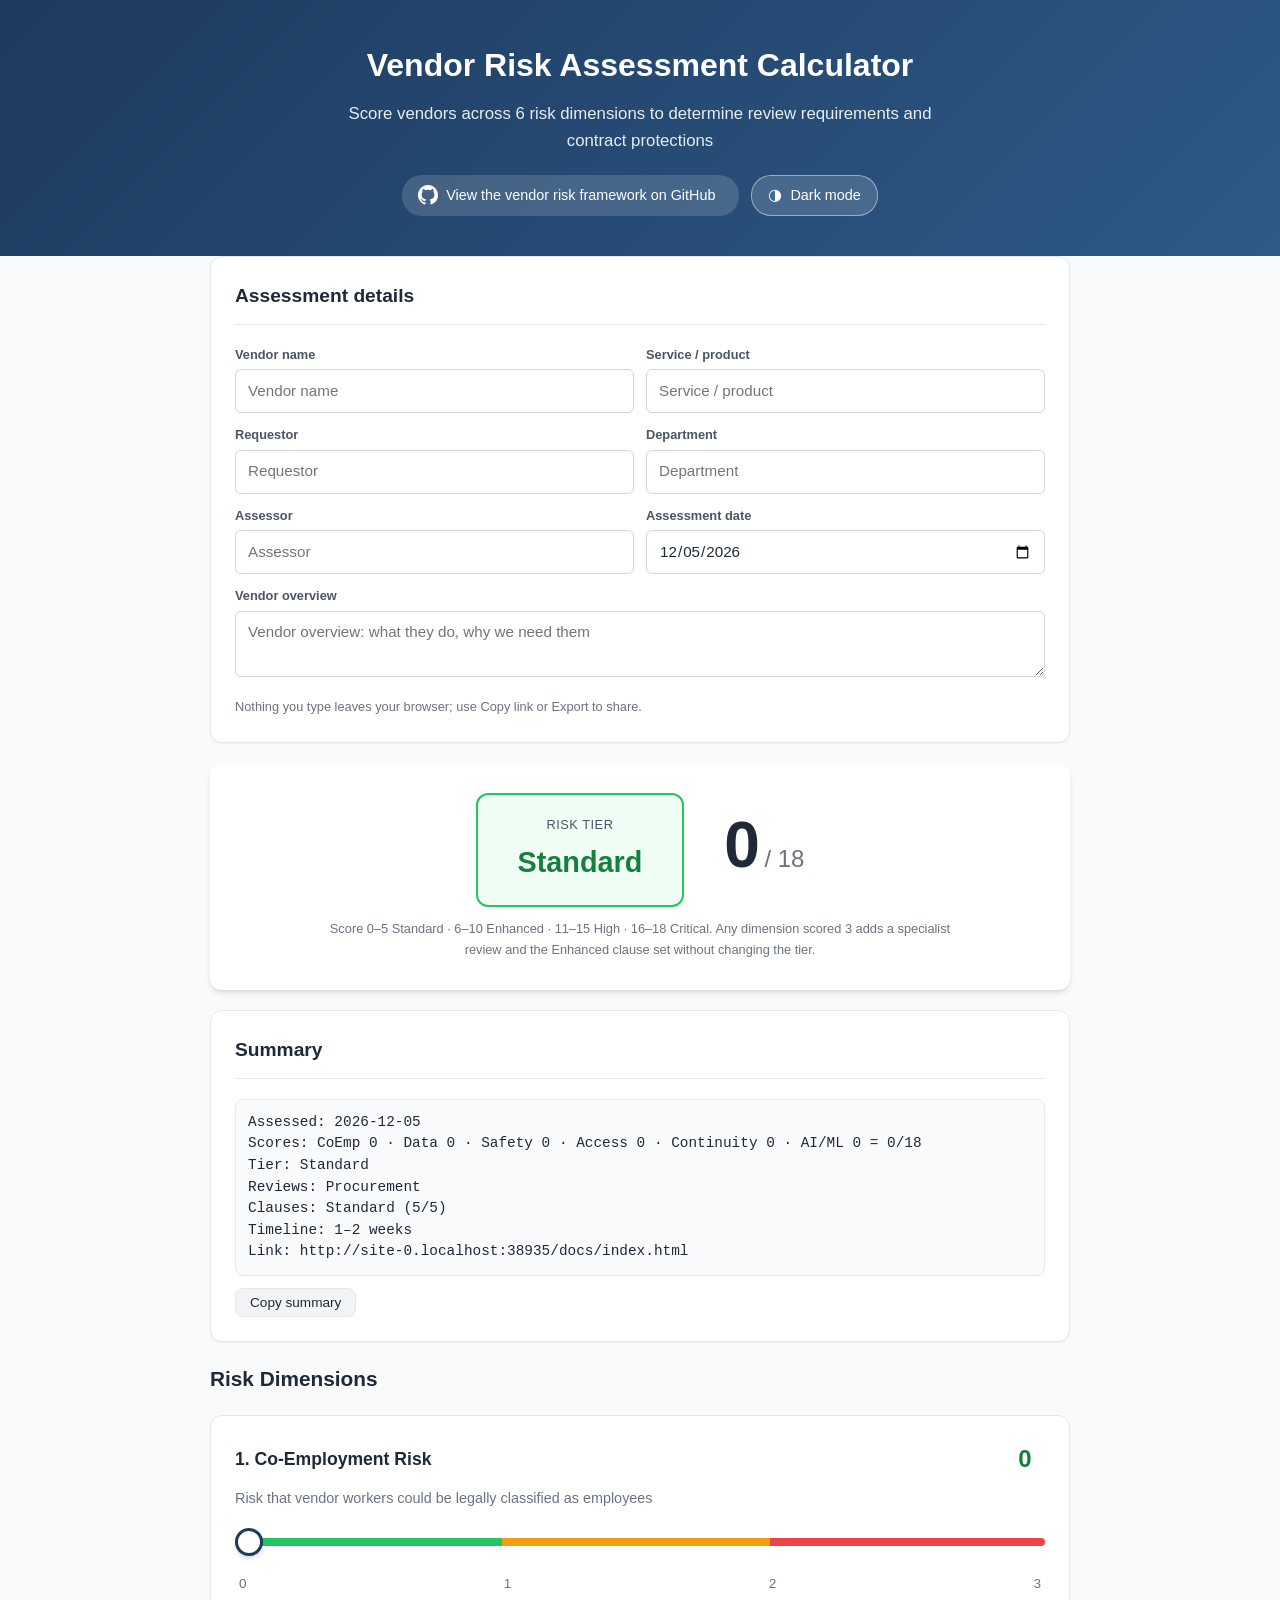
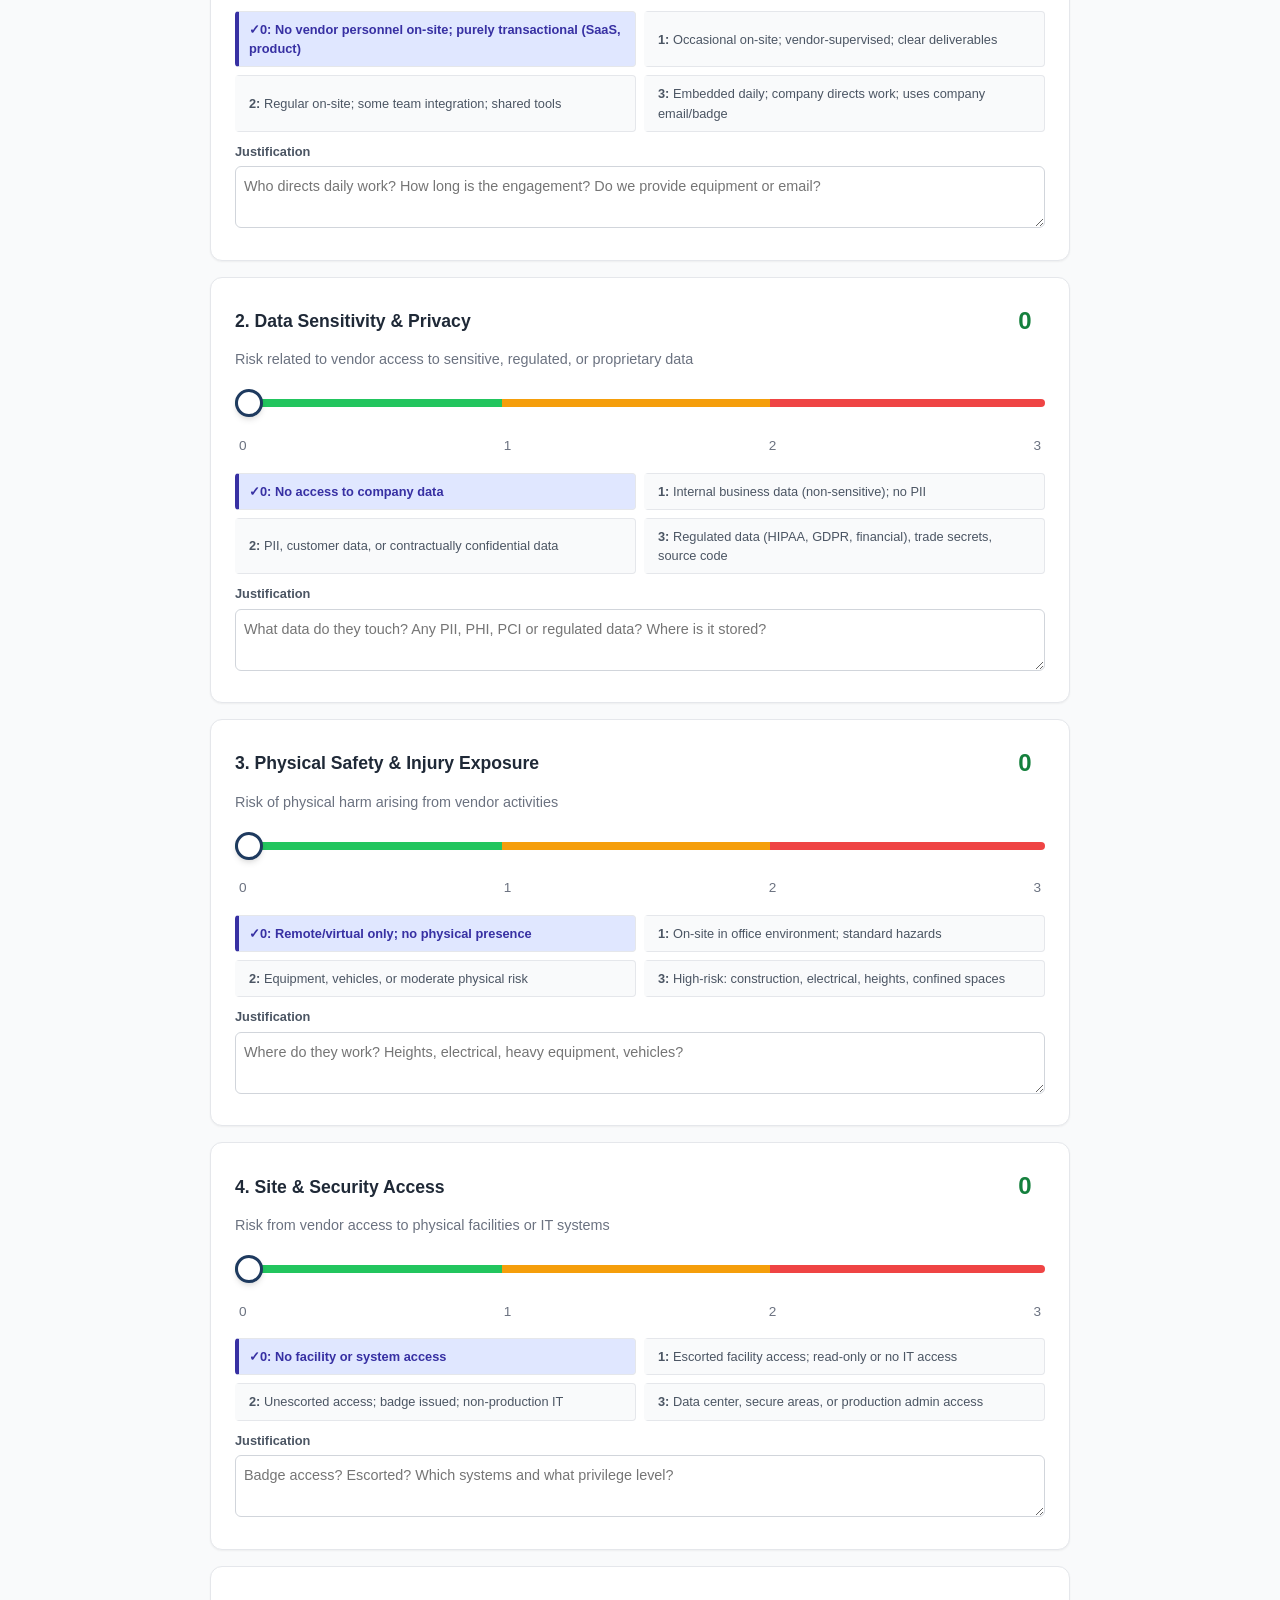
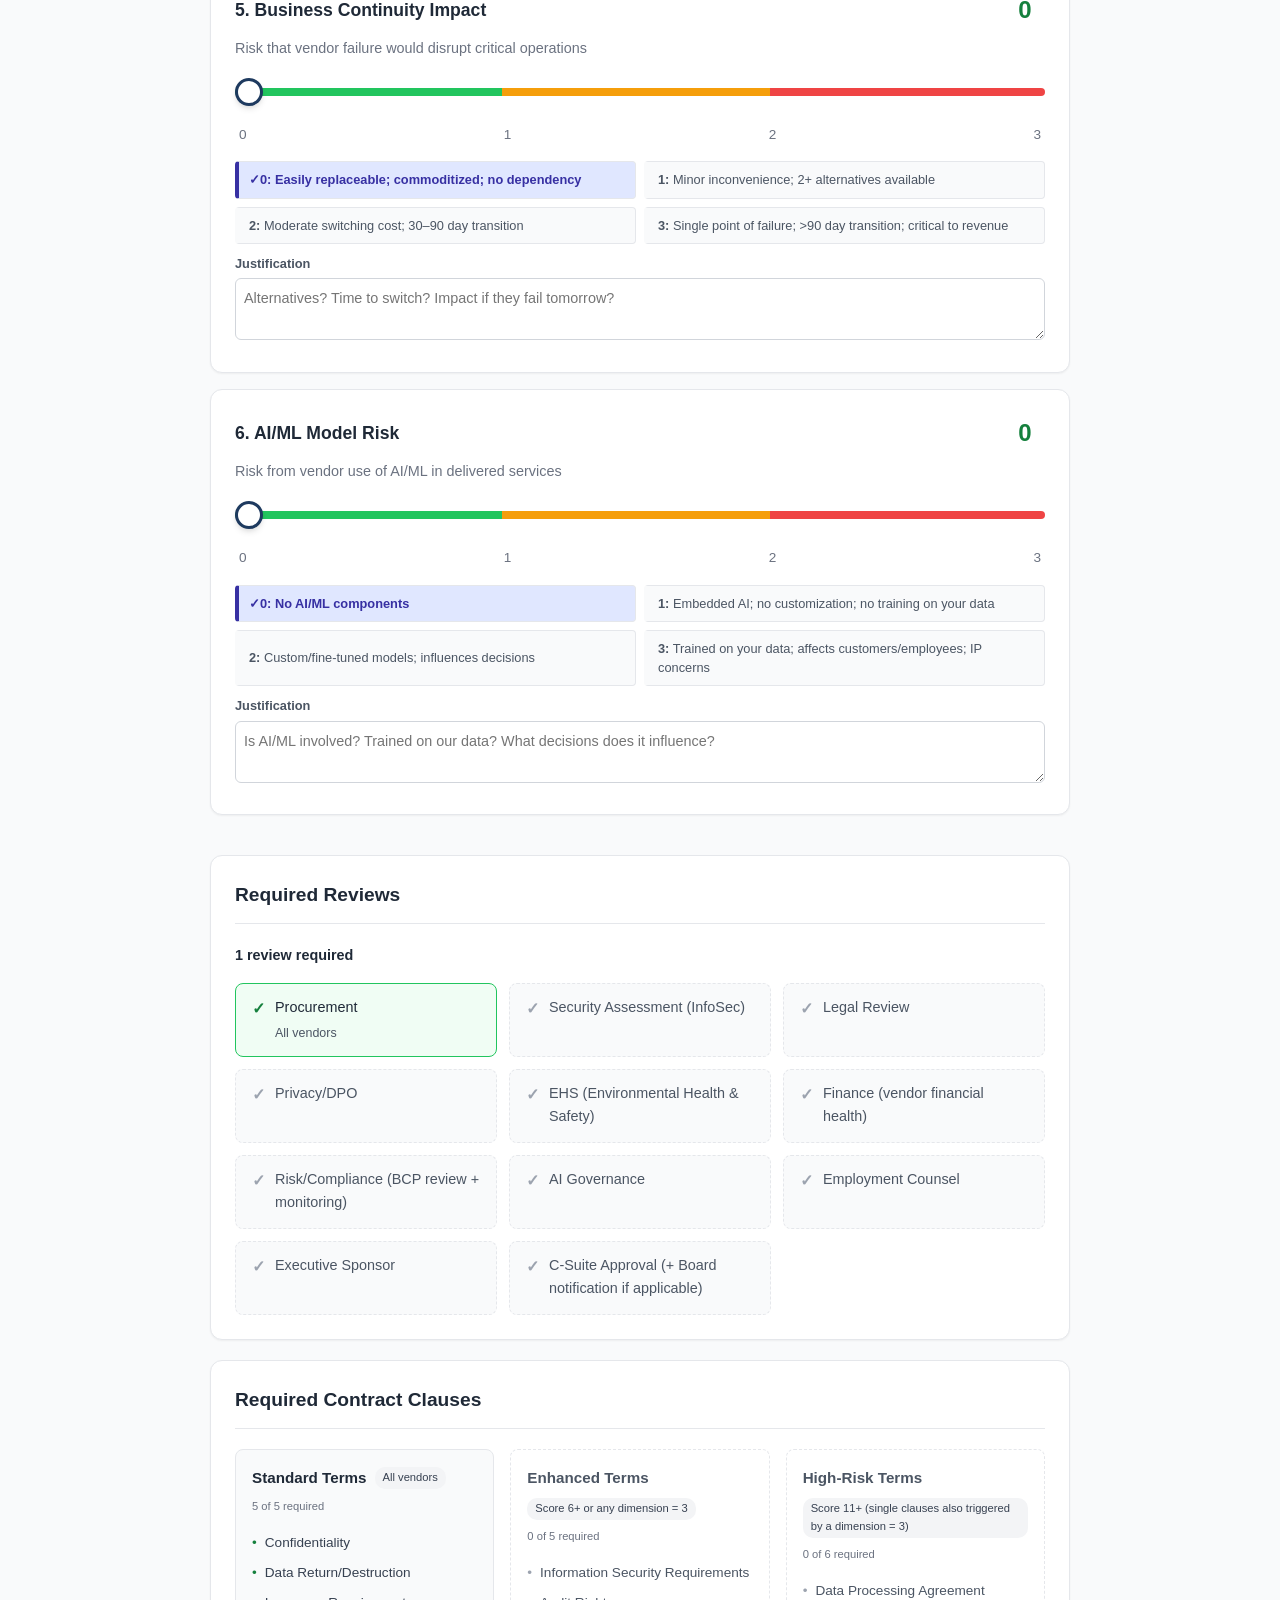
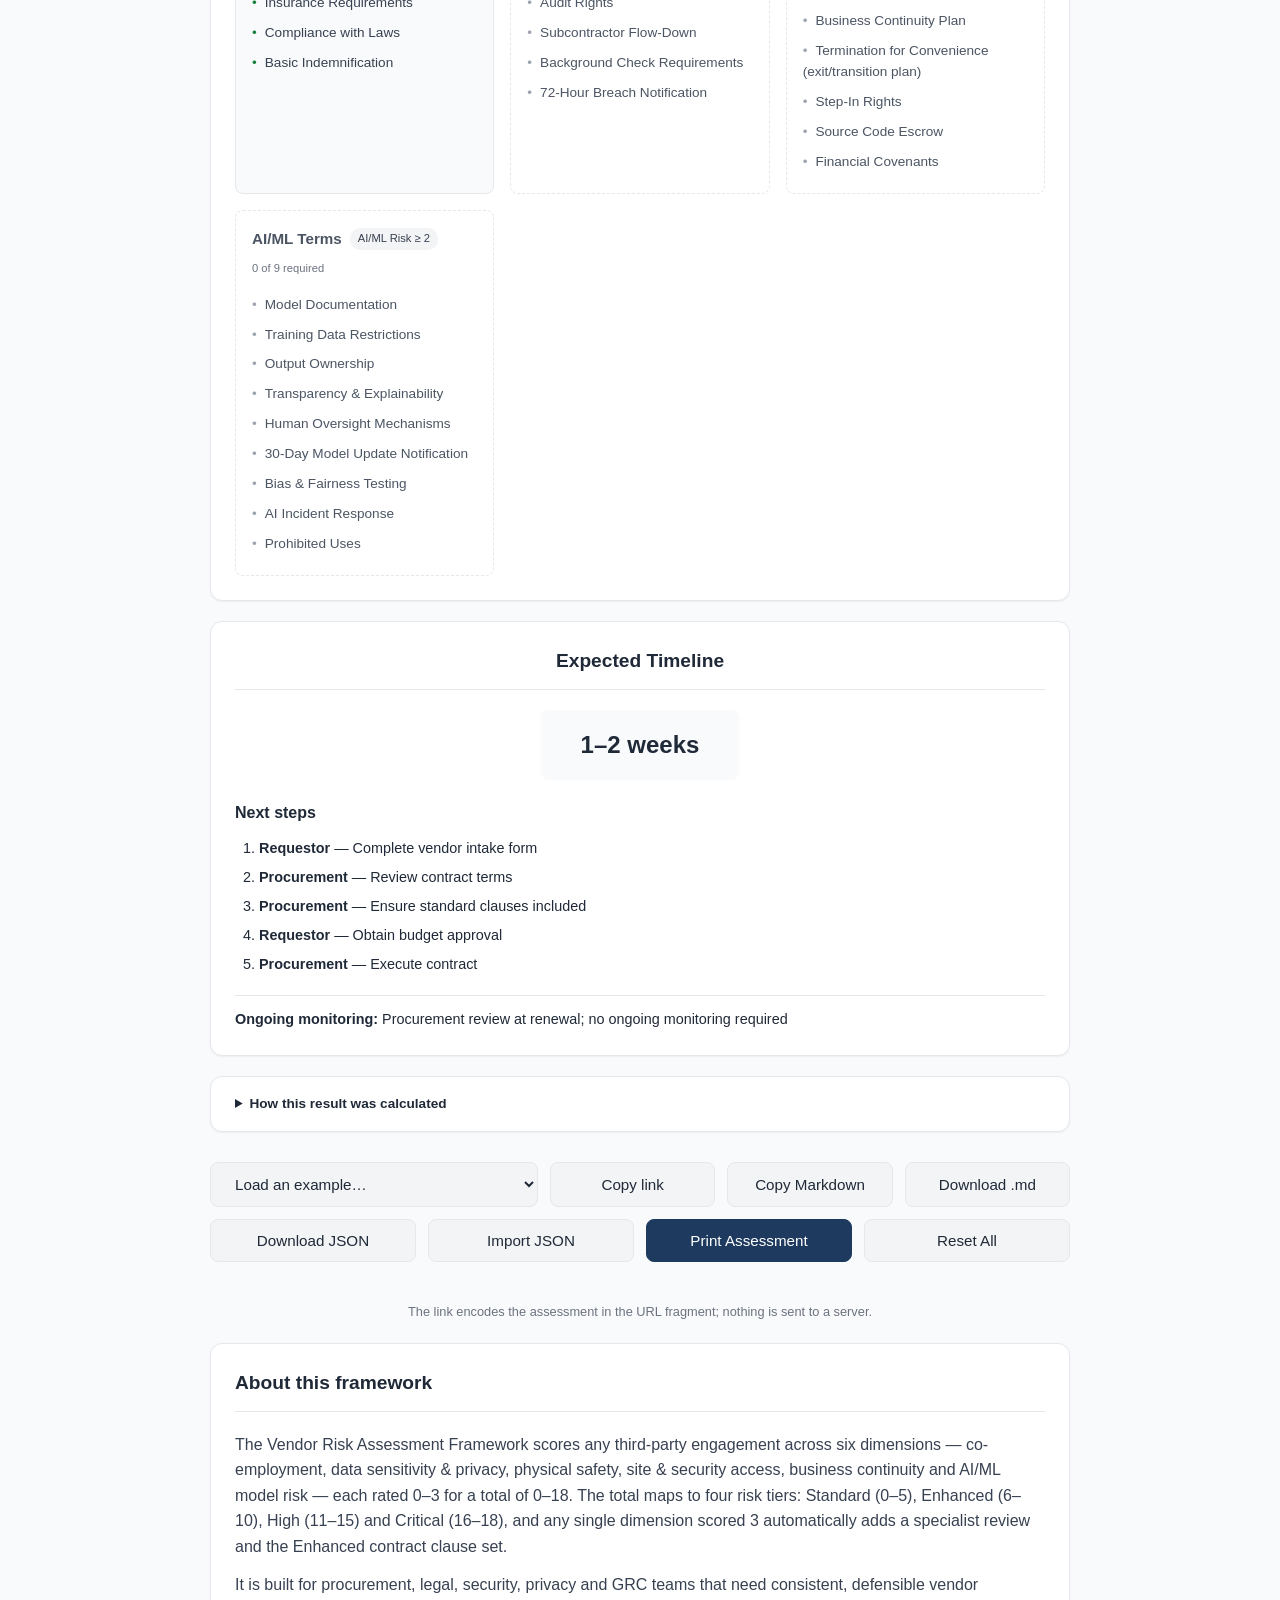
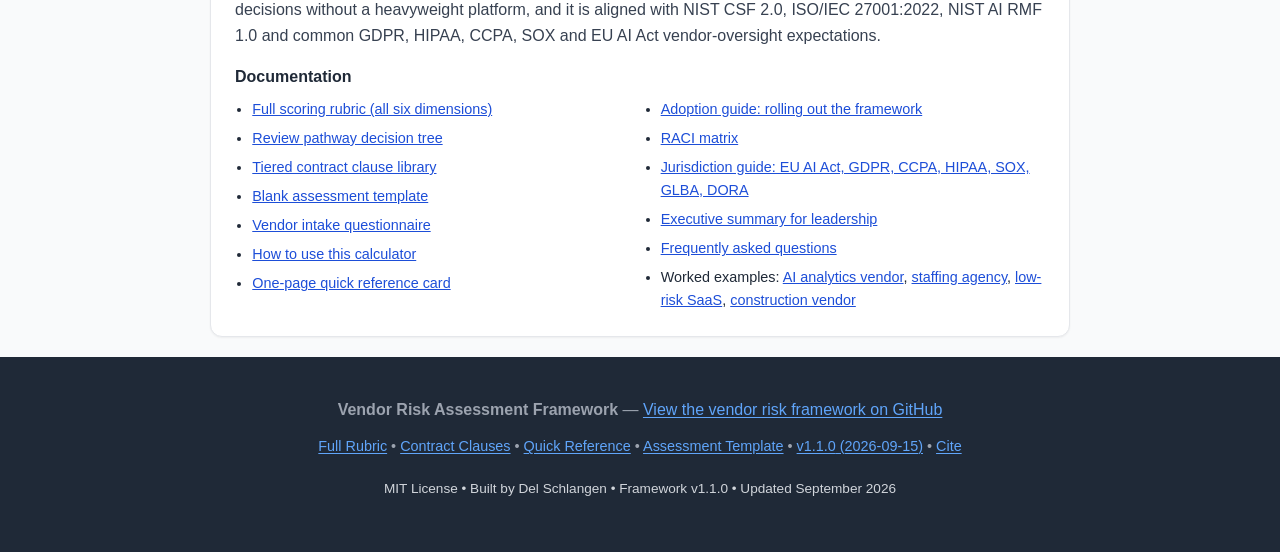
<file: docs/index.html>
<!DOCTYPE html>
<html lang="en">
<head>
    <meta charset="UTF-8">
    <meta name="viewport" content="width=device-width, initial-scale=1.0">
    <title>Third-Party Vendor Risk Assessment Calculator (Free)</title>
    <meta name="description" content="Free open-source tool to score third-party vendors on 6 risk dimensions, including AI/ML, and get the risk tier, required reviews and contract clauses.">
    <link rel="canonical" href="https://delschlangen.com/vendor-risk-rubric/">
    <meta name="robots" content="index, follow, max-image-preview:large">
    <meta name="author" content="Del Schlangen">
    <meta name="theme-color" content="#1e3a5f">
    <link rel="icon" href="favicon.svg" type="image/svg+xml">
    <link rel="icon" href="favicon-32.png" sizes="32x32" type="image/png">
    <link rel="apple-touch-icon" href="apple-touch-icon.png">
    <meta property="og:type" content="website">
    <meta property="og:site_name" content="Vendor Risk Assessment Framework">
    <meta property="og:locale" content="en_US">
    <meta property="og:url" content="https://delschlangen.com/vendor-risk-rubric/">
    <meta property="og:title" content="Vendor Risk Assessment Calculator">
    <meta property="og:description" content="Score third-party vendors on 6 risk dimensions, including AI/ML, and instantly see the risk tier, required reviews and contract clauses. Free and open source.">
    <meta property="og:image" content="https://delschlangen.com/vendor-risk-rubric/og-image.png">
    <meta property="og:image:width" content="1200">
    <meta property="og:image:height" content="630">
    <meta property="og:image:alt" content="Vendor Risk Assessment Calculator: six risk dimensions scored 0-3, four risk tiers from Standard to Critical">
    <meta name="twitter:card" content="summary_large_image">
    <meta name="twitter:title" content="Vendor Risk Assessment Calculator">
    <meta name="twitter:description" content="Free open-source calculator: score vendors on 6 risk dimensions and get the risk tier, reviews and contract clauses.">
    <meta name="twitter:image" content="https://delschlangen.com/vendor-risk-rubric/og-image.png">
    <meta name="twitter:image:alt" content="Vendor Risk Assessment Calculator preview">
    <link rel="stylesheet" href="styles.css?v=1.1.0">
    <script type="application/ld+json">
    {
        "@context": "https://schema.org",
        "@type": "WebApplication",
        "name": "Vendor Risk Assessment Calculator",
        "url": "https://delschlangen.com/vendor-risk-rubric/",
        "description": "Score third-party vendors on 6 risk dimensions, including AI/ML, and instantly see the risk tier, required reviews and contract clauses. Free and open source.",
        "applicationCategory": "BusinessApplication",
        "operatingSystem": "Any",
        "browserRequirements": "Requires JavaScript",
        "isAccessibleForFree": true,
        "offers": {
            "@type": "Offer",
            "price": "0",
            "priceCurrency": "USD"
        },
        "license": "https://github.com/delschlangen/vendor-risk-rubric/blob/main/LICENSE",
        "softwareVersion": "1.1.0",
        "datePublished": "2024-12-25",
        "dateModified": "2026-09-15",
        "image": "https://delschlangen.com/vendor-risk-rubric/og-image.png",
        "screenshot": "https://delschlangen.com/vendor-risk-rubric/og-image.png",
        "keywords": "vendor risk assessment, third-party risk management, TPRM, vendor risk calculator, AI vendor risk, vendor due diligence, contract clauses, procurement risk",
        "sameAs": "https://github.com/delschlangen/vendor-risk-rubric",
        "author": {
            "@type": "Person",
            "name": "Del Schlangen",
            "sameAs": [
                "https://orcid.org/0009-0005-5116-9564",
                "https://github.com/delschlangen",
                "https://linkedin.com/in/del-s-759557175/"
            ]
        }
    }
    </script>
    <script>
    (function () {
        try {
            var t = localStorage.getItem('vrr.theme');
            if (t === 'dark' || t === 'light') {
                document.documentElement.setAttribute('data-theme', t);
            }
        } catch (e) { /* storage unavailable; fall back to OS preference */ }
    })();
    </script>
</head>
<body>
    <a class="skip-link" href="#main">Skip to calculator</a>
    <header>
        <div class="container">
            <h1>Vendor Risk Assessment Calculator</h1>
            <p class="print-only print-stamp">Vendor Risk Assessment Framework <span class="fw-version">v1.1.0</span> &middot; Generated <span id="printDate"></span> &middot; <span id="printLink"></span></p>
            <p class="subtitle">Score vendors across 6 risk dimensions to determine review requirements and contract protections</p>
            <div class="header-actions">
                <a href="https://github.com/delschlangen/vendor-risk-rubric" class="github-link" target="_blank" rel="noopener">
                    <svg height="20" width="20" viewBox="0 0 16 16" fill="currentColor" aria-hidden="true">
                        <path d="M8 0C3.58 0 0 3.58 0 8c0 3.54 2.29 6.53 5.47 7.59.4.07.55-.17.55-.38 0-.19-.01-.82-.01-1.49-2.01.37-2.53-.49-2.69-.94-.09-.23-.48-.94-.82-1.13-.28-.15-.68-.52-.01-.53.63-.01 1.08.58 1.23.82.72 1.21 1.87.87 2.33.66.07-.52.28-.87.51-1.07-1.78-.2-3.64-.89-3.64-3.95 0-.87.31-1.59.82-2.15-.08-.2-.36-1.02.08-2.12 0 0 .67-.21 2.2.82.64-.18 1.32-.27 2-.27.68 0 1.36.09 2 .27 1.53-1.04 2.2-.82 2.2-.82.44 1.1.16 1.92.08 2.12.51.56.82 1.27.82 2.15 0 3.07-1.87 3.75-3.65 3.95.29.25.54.73.54 1.48 0 1.07-.01 1.93-.01 2.2 0 .21.15.46.55.38A8.013 8.013 0 0016 8c0-4.42-3.58-8-8-8z"/>
                    </svg>
                    View the vendor risk framework on GitHub<span class="sr-only"> (opens in new tab)</span>
                </a>
                <button type="button" class="theme-toggle" id="themeToggle" aria-pressed="false">Dark mode</button>
            </div>
        </div>
    </header>

    <main class="container" id="main">
        <!-- Draft restore banner -->
        <div id="draftBanner" class="draft-banner" role="status" hidden>
            <span class="draft-text">Unsaved assessment from <time id="draftTime"></time></span>
            <button type="button" class="btn btn-small" id="restoreDraft">Restore</button>
            <button type="button" class="btn btn-small" id="discardDraft">Discard</button>
        </div>

        <!-- Assessment Metadata -->
        <section class="meta-card" id="assessmentMeta" aria-labelledby="metaHeading">
            <h2 id="metaHeading">Assessment details</h2>
            <div class="meta-grid">
                <div class="meta-field">
                    <label for="metaVendor">Vendor name</label>
                    <input type="text" id="metaVendor" data-field="vendor" placeholder="Vendor name" autocomplete="organization">
                </div>
                <div class="meta-field">
                    <label for="metaService">Service / product</label>
                    <input type="text" id="metaService" data-field="service" placeholder="Service / product">
                </div>
                <div class="meta-field">
                    <label for="metaRequestor">Requestor</label>
                    <input type="text" id="metaRequestor" data-field="requestor" placeholder="Requestor">
                </div>
                <div class="meta-field">
                    <label for="metaDepartment">Department</label>
                    <input type="text" id="metaDepartment" data-field="department" placeholder="Department">
                </div>
                <div class="meta-field">
                    <label for="metaAssessor">Assessor</label>
                    <input type="text" id="metaAssessor" data-field="assessor" placeholder="Assessor">
                </div>
                <div class="meta-field">
                    <label for="metaDate">Assessment date</label>
                    <input type="date" id="metaDate" data-field="date">
                </div>
                <div class="meta-field meta-field-full">
                    <label for="metaOverview">Vendor overview</label>
                    <textarea id="metaOverview" data-field="overview" rows="2" placeholder="Vendor overview: what they do, why we need them"></textarea>
                </div>
            </div>
            <p class="meta-hint">Nothing you type leaves your browser; use Copy link or Export to share.</p>
        </section>

        <!-- Risk Tier Display -->
        <section class="tier-display" id="tierDisplay" aria-labelledby="tierHeading">
            <div class="tier-main">
                <div class="tier-badge" id="tierBadge">
                    <h2 class="tier-label" id="tierHeading">Risk Tier</h2>
                    <span class="tier-name" id="tierName">Standard</span>
                </div>
                <div class="score-display">
                    <span class="score-value" id="totalScore">0</span>
                    <span class="score-label">/ 18</span>
                    <span class="tier-vendor" id="tierVendor"></span>
                </div>
            </div>
            <p class="tier-note" id="tierNote" hidden></p>
            <p class="tier-legend" id="tierLegend">Score 0&ndash;5 Standard &middot; 6&ndash;10 Enhanced &middot; 11&ndash;15 High &middot; 16&ndash;18 Critical. Any dimension scored 3 adds a specialist review and the Enhanced clause set without changing the tier.</p>
        </section>
        <p id="liveStatus" class="sr-only" role="status" aria-live="polite" aria-atomic="true"></p>

        <!-- Summary -->
        <section class="summary-card results-section" aria-labelledby="summaryHeading">
            <h2 id="summaryHeading">Summary</h2>
            <pre id="summaryText" class="summary-text"></pre>
            <button type="button" class="btn btn-small" id="copySummaryBtn">Copy summary</button>
        </section>

        <!-- Escalation Warnings -->
        <section class="escalation-warnings" id="escalationWarnings" role="region" aria-labelledby="escalationHeading" hidden>
            <div class="warning-header">
                <svg width="20" height="20" viewBox="0 0 20 20" fill="currentColor" aria-hidden="true">
                    <path fill-rule="evenodd" d="M8.257 3.099c.765-1.36 2.722-1.36 3.486 0l5.58 9.92c.75 1.334-.213 2.98-1.742 2.98H4.42c-1.53 0-2.493-1.646-1.743-2.98l5.58-9.92zM11 13a1 1 0 11-2 0 1 1 0 012 0zm-1-8a1 1 0 00-1 1v3a1 1 0 002 0V6a1 1 0 00-1-1z" clip-rule="evenodd"/>
                </svg>
                <h2 id="escalationHeading">Automatic Escalations Triggered</h2>
            </div>
            <ul id="escalationList"></ul>
        </section>

        <!-- Risk Dimensions -->
        <section class="dimensions" id="dimensionsSection">
            <h2>Risk Dimensions</h2>

            <div class="dimension-card" data-dimension="coEmployment">
                <div class="dimension-header">
                    <h3 id="coEmploymentLabel">1. Co-Employment Risk</h3>
                    <span class="dimension-score" id="coEmploymentScore" aria-hidden="true">0</span>
                </div>
                <p class="dimension-desc" id="coEmploymentDesc">Risk that vendor workers could be legally classified as employees</p>
                <div class="slider-container">
                    <input type="range" min="0" max="3" value="0" class="slider" id="coEmployment" aria-labelledby="coEmploymentLabel" aria-describedby="coEmploymentDesc">
                    <div class="slider-labels" aria-hidden="true">
                        <span>0</span><span>1</span><span>2</span><span>3</span>
                    </div>
                </div>
                <div class="score-descriptions">
                    <button type="button" class="score-desc" data-score="0" aria-pressed="true"><strong>0:</strong> No vendor personnel on-site; purely transactional (SaaS, product)</button>
                    <button type="button" class="score-desc" data-score="1" aria-pressed="false"><strong>1:</strong> Occasional on-site; vendor-supervised; clear deliverables</button>
                    <button type="button" class="score-desc" data-score="2" aria-pressed="false"><strong>2:</strong> Regular on-site; some team integration; shared tools</button>
                    <button type="button" class="score-desc" data-score="3" aria-pressed="false"><strong>3:</strong> Embedded daily; company directs work; uses company email/badge</button>
                </div>
                <button type="button" class="show-all-levels" aria-expanded="false">Show all levels</button>
                <label class="note-label" for="note-coEmployment">Justification</label>
                <textarea id="note-coEmployment" class="dim-note" data-dim="coEmployment" rows="2" placeholder="Who directs daily work? How long is the engagement? Do we provide equipment or email?"></textarea>
            </div>

            <div class="dimension-card" data-dimension="dataSensitivity">
                <div class="dimension-header">
                    <h3 id="dataSensitivityLabel">2. Data Sensitivity &amp; Privacy</h3>
                    <span class="dimension-score" id="dataSensitivityScore" aria-hidden="true">0</span>
                </div>
                <p class="dimension-desc" id="dataSensitivityDesc">Risk related to vendor access to sensitive, regulated, or proprietary data</p>
                <div class="slider-container">
                    <input type="range" min="0" max="3" value="0" class="slider" id="dataSensitivity" aria-labelledby="dataSensitivityLabel" aria-describedby="dataSensitivityDesc">
                    <div class="slider-labels" aria-hidden="true">
                        <span>0</span><span>1</span><span>2</span><span>3</span>
                    </div>
                </div>
                <div class="score-descriptions">
                    <button type="button" class="score-desc" data-score="0" aria-pressed="true"><strong>0:</strong> No access to company data</button>
                    <button type="button" class="score-desc" data-score="1" aria-pressed="false"><strong>1:</strong> Internal business data (non-sensitive); no PII</button>
                    <button type="button" class="score-desc" data-score="2" aria-pressed="false"><strong>2:</strong> PII, customer data, or contractually confidential data</button>
                    <button type="button" class="score-desc" data-score="3" aria-pressed="false"><strong>3:</strong> Regulated data (HIPAA, GDPR, financial), trade secrets, source code</button>
                </div>
                <button type="button" class="show-all-levels" aria-expanded="false">Show all levels</button>
                <label class="note-label" for="note-dataSensitivity">Justification</label>
                <textarea id="note-dataSensitivity" class="dim-note" data-dim="dataSensitivity" rows="2" placeholder="What data do they touch? Any PII, PHI, PCI or regulated data? Where is it stored?"></textarea>
            </div>

            <div class="dimension-card" data-dimension="physicalSafety">
                <div class="dimension-header">
                    <h3 id="physicalSafetyLabel">3. Physical Safety &amp; Injury Exposure</h3>
                    <span class="dimension-score" id="physicalSafetyScore" aria-hidden="true">0</span>
                </div>
                <p class="dimension-desc" id="physicalSafetyDesc">Risk of physical harm arising from vendor activities</p>
                <div class="slider-container">
                    <input type="range" min="0" max="3" value="0" class="slider" id="physicalSafety" aria-labelledby="physicalSafetyLabel" aria-describedby="physicalSafetyDesc">
                    <div class="slider-labels" aria-hidden="true">
                        <span>0</span><span>1</span><span>2</span><span>3</span>
                    </div>
                </div>
                <div class="score-descriptions">
                    <button type="button" class="score-desc" data-score="0" aria-pressed="true"><strong>0:</strong> Remote/virtual only; no physical presence</button>
                    <button type="button" class="score-desc" data-score="1" aria-pressed="false"><strong>1:</strong> On-site in office environment; standard hazards</button>
                    <button type="button" class="score-desc" data-score="2" aria-pressed="false"><strong>2:</strong> Equipment, vehicles, or moderate physical risk</button>
                    <button type="button" class="score-desc" data-score="3" aria-pressed="false"><strong>3:</strong> High-risk: construction, electrical, heights, confined spaces</button>
                </div>
                <button type="button" class="show-all-levels" aria-expanded="false">Show all levels</button>
                <label class="note-label" for="note-physicalSafety">Justification</label>
                <textarea id="note-physicalSafety" class="dim-note" data-dim="physicalSafety" rows="2" placeholder="Where do they work? Heights, electrical, heavy equipment, vehicles?"></textarea>
            </div>

            <div class="dimension-card" data-dimension="siteAccess">
                <div class="dimension-header">
                    <h3 id="siteAccessLabel">4. Site &amp; Security Access</h3>
                    <span class="dimension-score" id="siteAccessScore" aria-hidden="true">0</span>
                </div>
                <p class="dimension-desc" id="siteAccessDesc">Risk from vendor access to physical facilities or IT systems</p>
                <div class="slider-container">
                    <input type="range" min="0" max="3" value="0" class="slider" id="siteAccess" aria-labelledby="siteAccessLabel" aria-describedby="siteAccessDesc">
                    <div class="slider-labels" aria-hidden="true">
                        <span>0</span><span>1</span><span>2</span><span>3</span>
                    </div>
                </div>
                <div class="score-descriptions">
                    <button type="button" class="score-desc" data-score="0" aria-pressed="true"><strong>0:</strong> No facility or system access</button>
                    <button type="button" class="score-desc" data-score="1" aria-pressed="false"><strong>1:</strong> Escorted facility access; read-only or no IT access</button>
                    <button type="button" class="score-desc" data-score="2" aria-pressed="false"><strong>2:</strong> Unescorted access; badge issued; non-production IT</button>
                    <button type="button" class="score-desc" data-score="3" aria-pressed="false"><strong>3:</strong> Data center, secure areas, or production admin access</button>
                </div>
                <button type="button" class="show-all-levels" aria-expanded="false">Show all levels</button>
                <label class="note-label" for="note-siteAccess">Justification</label>
                <textarea id="note-siteAccess" class="dim-note" data-dim="siteAccess" rows="2" placeholder="Badge access? Escorted? Which systems and what privilege level?"></textarea>
            </div>

            <div class="dimension-card" data-dimension="businessContinuity">
                <div class="dimension-header">
                    <h3 id="businessContinuityLabel">5. Business Continuity Impact</h3>
                    <span class="dimension-score" id="businessContinuityScore" aria-hidden="true">0</span>
                </div>
                <p class="dimension-desc" id="businessContinuityDesc">Risk that vendor failure would disrupt critical operations</p>
                <div class="slider-container">
                    <input type="range" min="0" max="3" value="0" class="slider" id="businessContinuity" aria-labelledby="businessContinuityLabel" aria-describedby="businessContinuityDesc">
                    <div class="slider-labels" aria-hidden="true">
                        <span>0</span><span>1</span><span>2</span><span>3</span>
                    </div>
                </div>
                <div class="score-descriptions">
                    <button type="button" class="score-desc" data-score="0" aria-pressed="true"><strong>0:</strong> Easily replaceable; commoditized; no dependency</button>
                    <button type="button" class="score-desc" data-score="1" aria-pressed="false"><strong>1:</strong> Minor inconvenience; 2+ alternatives available</button>
                    <button type="button" class="score-desc" data-score="2" aria-pressed="false"><strong>2:</strong> Moderate switching cost; 30&ndash;90 day transition</button>
                    <button type="button" class="score-desc" data-score="3" aria-pressed="false"><strong>3:</strong> Single point of failure; &gt;90 day transition; critical to revenue</button>
                </div>
                <button type="button" class="show-all-levels" aria-expanded="false">Show all levels</button>
                <label class="note-label" for="note-businessContinuity">Justification</label>
                <textarea id="note-businessContinuity" class="dim-note" data-dim="businessContinuity" rows="2" placeholder="Alternatives? Time to switch? Impact if they fail tomorrow?"></textarea>
            </div>

            <div class="dimension-card" data-dimension="aiMlRisk">
                <div class="dimension-header">
                    <h3 id="aiMlRiskLabel">6. AI/ML Model Risk</h3>
                    <span class="dimension-score" id="aiMlRiskScore" aria-hidden="true">0</span>
                </div>
                <p class="dimension-desc" id="aiMlRiskDesc">Risk from vendor use of AI/ML in delivered services</p>
                <div class="slider-container">
                    <input type="range" min="0" max="3" value="0" class="slider" id="aiMlRisk" aria-labelledby="aiMlRiskLabel" aria-describedby="aiMlRiskDesc">
                    <div class="slider-labels" aria-hidden="true">
                        <span>0</span><span>1</span><span>2</span><span>3</span>
                    </div>
                </div>
                <div class="score-descriptions">
                    <button type="button" class="score-desc" data-score="0" aria-pressed="true"><strong>0:</strong> No AI/ML components</button>
                    <button type="button" class="score-desc" data-score="1" aria-pressed="false"><strong>1:</strong> Embedded AI; no customization; no training on your data</button>
                    <button type="button" class="score-desc" data-score="2" aria-pressed="false"><strong>2:</strong> Custom/fine-tuned models; influences decisions</button>
                    <button type="button" class="score-desc" data-score="3" aria-pressed="false"><strong>3:</strong> Trained on your data; affects customers/employees; IP concerns</button>
                </div>
                <button type="button" class="show-all-levels" aria-expanded="false">Show all levels</button>
                <label class="note-label" for="note-aiMlRisk">Justification</label>
                <textarea id="note-aiMlRisk" class="dim-note" data-dim="aiMlRisk" rows="2" placeholder="Is AI/ML involved? Trained on our data? What decisions does it influence?"></textarea>
            </div>
        </section>

        <!-- Required Reviews -->
        <section class="results-section">
            <h2>Required Reviews</h2>
            <p id="reviewSummary" class="review-summary"></p>
            <div class="reviews-grid" id="reviewsGrid">
                <div class="review-item" data-review="procurement">
                    <span class="review-icon" aria-hidden="true">&#10003;</span>
                    <span class="review-name">Procurement</span>
                    <span class="review-why"></span>
                    <span class="review-state sr-only"></span>
                </div>
                <div class="review-item inactive" data-review="security">
                    <span class="review-icon" aria-hidden="true">&#10003;</span>
                    <span class="review-name">Security Assessment (InfoSec)</span>
                    <span class="review-why"></span>
                    <span class="review-state sr-only"></span>
                </div>
                <div class="review-item inactive" data-review="legal">
                    <span class="review-icon" aria-hidden="true">&#10003;</span>
                    <span class="review-name">Legal Review</span>
                    <span class="review-why"></span>
                    <span class="review-state sr-only"></span>
                </div>
                <div class="review-item inactive" data-review="privacy">
                    <span class="review-icon" aria-hidden="true">&#10003;</span>
                    <span class="review-name">Privacy/DPO</span>
                    <span class="review-why"></span>
                    <span class="review-state sr-only"></span>
                </div>
                <div class="review-item inactive" data-review="ehs">
                    <span class="review-icon" aria-hidden="true">&#10003;</span>
                    <span class="review-name">EHS (Environmental Health &amp; Safety)</span>
                    <span class="review-why"></span>
                    <span class="review-state sr-only"></span>
                </div>
                <div class="review-item inactive" data-review="finance">
                    <span class="review-icon" aria-hidden="true">&#10003;</span>
                    <span class="review-name">Finance (vendor financial health)</span>
                    <span class="review-why"></span>
                    <span class="review-state sr-only"></span>
                </div>
                <div class="review-item inactive" data-review="risk">
                    <span class="review-icon" aria-hidden="true">&#10003;</span>
                    <span class="review-name">Risk/Compliance (BCP review + monitoring)</span>
                    <span class="review-why"></span>
                    <span class="review-state sr-only"></span>
                </div>
                <div class="review-item inactive" data-review="aiGov">
                    <span class="review-icon" aria-hidden="true">&#10003;</span>
                    <span class="review-name">AI Governance</span>
                    <span class="review-why"></span>
                    <span class="review-state sr-only"></span>
                </div>
                <div class="review-item inactive" data-review="employment">
                    <span class="review-icon" aria-hidden="true">&#10003;</span>
                    <span class="review-name">Employment Counsel</span>
                    <span class="review-why"></span>
                    <span class="review-state sr-only"></span>
                </div>
                <div class="review-item inactive" data-review="executive">
                    <span class="review-icon" aria-hidden="true">&#10003;</span>
                    <span class="review-name">Executive Sponsor</span>
                    <span class="review-why"></span>
                    <span class="review-state sr-only"></span>
                </div>
                <div class="review-item inactive" data-review="csuite">
                    <span class="review-icon" aria-hidden="true">&#10003;</span>
                    <span class="review-name">C-Suite Approval (+ Board notification if applicable)</span>
                    <span class="review-why"></span>
                    <span class="review-state sr-only"></span>
                </div>
            </div>
        </section>

        <!-- Contract Clauses -->
        <section class="results-section">
            <h2>Required Contract Clauses</h2>
            <div class="clauses-container">
                <div class="clause-group" id="standardClauses">
                    <h3>Standard Terms <span class="clause-badge"><span class="sr-only">(</span>All vendors<span class="sr-only">)</span></span> <span class="clause-count"></span></h3>
                    <ul>
                        <li data-clause="confidentiality">Confidentiality <span class="why"></span></li>
                        <li data-clause="dataReturn">Data Return/Destruction <span class="why"></span></li>
                        <li data-clause="insurance">Insurance Requirements <span class="why"></span></li>
                        <li data-clause="compliance">Compliance with Laws <span class="why"></span></li>
                        <li data-clause="indemnification">Basic Indemnification <span class="why"></span></li>
                    </ul>
                </div>

                <div class="clause-group inactive" id="enhancedClauses">
                    <h3>Enhanced Terms <span class="clause-badge"><span class="sr-only">(</span>Score 6+ or any dimension = 3<span class="sr-only">)</span></span> <span class="clause-count"></span></h3>
                    <ul>
                        <li data-clause="security">Information Security Requirements <span class="why"></span></li>
                        <li data-clause="auditRights">Audit Rights <span class="why"></span></li>
                        <li data-clause="subcontractor">Subcontractor Flow-Down <span class="why"></span></li>
                        <li data-clause="backgroundChecks">Background Check Requirements <span class="why"></span></li>
                        <li data-clause="breachNotification">72-Hour Breach Notification <span class="why"></span></li>
                    </ul>
                </div>

                <div class="clause-group inactive" id="highRiskClauses">
                    <h3>High-Risk Terms <span class="clause-badge"><span class="sr-only">(</span>Score 11+ (single clauses also triggered by a dimension = 3)<span class="sr-only">)</span></span> <span class="clause-count"></span></h3>
                    <ul>
                        <li data-clause="dpa">Data Processing Agreement <span class="why"></span></li>
                        <li data-clause="bcp">Business Continuity Plan <span class="why"></span></li>
                        <li data-clause="terminationConvenience">Termination for Convenience (exit/transition plan) <span class="why"></span></li>
                        <li data-clause="stepIn">Step-In Rights <span class="why"></span></li>
                        <li data-clause="escrow">Source Code Escrow <span class="why"></span></li>
                        <li data-clause="financialCovenants">Financial Covenants <span class="why"></span></li>
                    </ul>
                </div>

                <div class="clause-group inactive" id="aiClauses">
                    <h3>AI/ML Terms <span class="clause-badge"><span class="sr-only">(</span>AI/ML Risk &#8805; 2<span class="sr-only">)</span></span> <span class="clause-count"></span></h3>
                    <ul>
                        <li data-clause="modelDocs">Model Documentation <span class="why"></span></li>
                        <li data-clause="trainingData">Training Data Restrictions <span class="why"></span></li>
                        <li data-clause="outputOwnership">Output Ownership <span class="why"></span></li>
                        <li data-clause="transparency">Transparency &amp; Explainability <span class="why"></span></li>
                        <li data-clause="humanOversight">Human Oversight Mechanisms <span class="why"></span></li>
                        <li data-clause="modelUpdates">30-Day Model Update Notification <span class="why"></span></li>
                        <li data-clause="biasTesting">Bias &amp; Fairness Testing <span class="why"></span></li>
                        <li data-clause="aiIncident">AI Incident Response <span class="why"></span></li>
                        <li data-clause="prohibitedUses">Prohibited Uses <span class="why"></span></li>
                    </ul>
                    <p class="clause-advisory" id="aiPairingNote" hidden>The clause selection matrix pairs AI/ML terms with Enhanced terms (Information Security, Audit Rights, Breach Notification). Consider adding them even though the score is below 6. <a href="https://github.com/delschlangen/vendor-risk-rubric/blob/main/clauses/contract_clauses.md#clause-selection-matrix" target="_blank" rel="noopener">Clause selection matrix<span class="sr-only"> (opens in new tab)</span></a></p>
                </div>
            </div>
        </section>

        <!-- Regulatory checkpoints -->
        <section class="results-section" id="regHints" aria-labelledby="regHintsHeading" hidden>
            <h2 id="regHintsHeading">Regulatory checkpoints</h2>
            <p class="reg-intro">The score alone cannot confirm jurisdiction &mdash; answer each question and see the linked guide section. Not legal advice.</p>
            <ul id="regHintList"></ul>
        </section>

        <!-- Timeline -->
        <section class="results-section timeline-section">
            <h2>Expected Timeline</h2>
            <div class="timeline-display" id="timelineDisplay">
                <span class="timeline-value">1&ndash;2 weeks</span>
            </div>
            <h3 class="next-steps-heading">Next steps</h3>
            <ol id="nextSteps" class="next-steps"></ol>
            <p id="monitoring" class="monitoring"></p>
        </section>

        <!-- How the result was calculated -->
        <details id="rulesUsed" class="rules-used">
            <summary>How this result was calculated</summary>
            <div id="rulesUsedBody"></div>
        </details>

        <!-- Actions -->
        <section class="actions-section">
            <div class="actions">
                <label for="presetSelect" class="sr-only">Load an example</label>
                <select id="presetSelect" class="btn btn-select">
                    <option value="">Load an example&hellip;</option>
                </select>
                <button type="button" class="btn" id="copyLinkBtn">Copy link</button>
                <button type="button" class="btn" id="copyMdBtn">Copy Markdown</button>
                <button type="button" class="btn" id="downloadMdBtn">Download .md</button>
                <button type="button" class="btn" id="downloadJsonBtn">Download JSON</button>
                <button type="button" class="btn" id="importJsonBtn">Import JSON</button>
                <button type="button" class="btn btn-print" id="printBtn">Print Assessment</button>
                <button type="button" class="btn btn-reset" id="resetBtn">Reset All</button>
            </div>
            <input type="file" id="importJsonInput" accept=".json,application/json" hidden>
            <p class="action-status">
                <a id="presetSource" class="preset-source" hidden target="_blank" rel="noopener">View example source<span class="sr-only"> (opens in new tab)</span></a>
                <span id="copyStatus" role="status" class="copy-status" hidden></span>
                <span id="linkNotice" class="copy-status" hidden>Link omits notes &mdash; use Export</span>
            </p>
            <p class="privacy-note">The link encodes the assessment in the URL fragment; nothing is sent to a server.</p>
        </section>

        <!-- About the framework + documentation hub -->
        <section class="results-section about-section" id="about" aria-labelledby="aboutHeading">
            <h2 id="aboutHeading">About this framework</h2>
            <p>The Vendor Risk Assessment Framework scores any third-party engagement across six dimensions &mdash; co-employment, data sensitivity &amp; privacy, physical safety, site &amp; security access, business continuity and AI/ML model risk &mdash; each rated 0&ndash;3 for a total of 0&ndash;18. The total maps to four risk tiers: Standard (0&ndash;5), Enhanced (6&ndash;10), High (11&ndash;15) and Critical (16&ndash;18), and any single dimension scored 3 automatically adds a specialist review and the Enhanced contract clause set.</p>
            <p>It is built for procurement, legal, security, privacy and GRC teams that need consistent, defensible vendor decisions without a heavyweight platform, and it is aligned with NIST CSF 2.0, ISO/IEC 27001:2022, NIST AI RMF 1.0 and common GDPR, HIPAA, CCPA, SOX and EU AI Act vendor-oversight expectations.</p>
            <h3>Documentation</h3>
            <nav aria-label="Framework documentation">
                <ul class="doc-links">
                    <li><a href="https://github.com/delschlangen/vendor-risk-rubric/blob/main/rubric/risk_rubric.md">Full scoring rubric (all six dimensions)</a></li>
                    <li><a href="https://github.com/delschlangen/vendor-risk-rubric/blob/main/rubric/decision_tree.md">Review pathway decision tree</a></li>
                    <li><a href="https://github.com/delschlangen/vendor-risk-rubric/blob/main/clauses/contract_clauses.md">Tiered contract clause library</a></li>
                    <li><a href="https://github.com/delschlangen/vendor-risk-rubric/blob/main/templates/blank_assessment.md">Blank assessment template</a></li>
                    <li><a href="https://github.com/delschlangen/vendor-risk-rubric/blob/main/templates/intake_questionnaire.md">Vendor intake questionnaire</a></li>
                    <li><a href="https://github.com/delschlangen/vendor-risk-rubric/blob/main/docs/calculator_guide.md">How to use this calculator</a></li>
                    <li><a href="https://github.com/delschlangen/vendor-risk-rubric/blob/main/docs/quick_reference.md">One-page quick reference card</a></li>
                    <li><a href="https://github.com/delschlangen/vendor-risk-rubric/blob/main/docs/adoption_guide.md">Adoption guide: rolling out the framework</a></li>
                    <li><a href="https://github.com/delschlangen/vendor-risk-rubric/blob/main/docs/raci_matrix.md">RACI matrix</a></li>
                    <li><a href="https://github.com/delschlangen/vendor-risk-rubric/blob/main/docs/jurisdiction_considerations.md">Jurisdiction guide: EU AI Act, GDPR, CCPA, HIPAA, SOX, GLBA, DORA</a></li>
                    <li><a href="https://github.com/delschlangen/vendor-risk-rubric/blob/main/docs/executive_summary.md">Executive summary for leadership</a></li>
                    <li><a href="https://github.com/delschlangen/vendor-risk-rubric/blob/main/docs/faq.md">Frequently asked questions</a></li>
                    <li>Worked examples: <a href="https://github.com/delschlangen/vendor-risk-rubric/blob/main/examples/filled_example.md">AI analytics vendor</a>, <a href="https://github.com/delschlangen/vendor-risk-rubric/blob/main/examples/staffing_agency.md">staffing agency</a>, <a href="https://github.com/delschlangen/vendor-risk-rubric/blob/main/examples/low_risk_saas.md">low-risk SaaS</a>, <a href="https://github.com/delschlangen/vendor-risk-rubric/blob/main/examples/construction_vendor.md">construction vendor</a></li>
                </ul>
            </nav>
        </section>

        <!-- Approval chain (print only, from templates/blank_assessment.md) -->
        <section class="print-only approval-chain">
            <h2>Approval Chain</h2>
            <table>
                <thead>
                    <tr>
                        <th scope="col">Role</th>
                        <th scope="col">Name</th>
                        <th scope="col">Signature</th>
                        <th scope="col">Date</th>
                    </tr>
                </thead>
                <tbody>
                    <tr><th scope="row">Requestor</th><td></td><td></td><td></td></tr>
                    <tr><th scope="row">InfoSec</th><td></td><td></td><td></td></tr>
                    <tr><th scope="row">Privacy</th><td></td><td></td><td></td></tr>
                    <tr><th scope="row">Legal</th><td></td><td></td><td></td></tr>
                    <tr><th scope="row">EHS</th><td></td><td></td><td></td></tr>
                    <tr><th scope="row">Finance</th><td></td><td></td><td></td></tr>
                    <tr><th scope="row">AI Governance</th><td></td><td></td><td></td></tr>
                    <tr><th scope="row">Executive Sponsor</th><td></td><td></td><td></td></tr>
                    <tr><th scope="row">Procurement</th><td></td><td></td><td></td></tr>
                </tbody>
            </table>
        </section>
    </main>

    <footer>
        <div class="container">
            <p>
                <strong>Vendor Risk Assessment Framework</strong> &mdash;
                <a href="https://github.com/delschlangen/vendor-risk-rubric" target="_blank" rel="noopener">View the vendor risk framework on GitHub<span class="sr-only"> (opens in new tab)</span></a>
            </p>
            <nav aria-label="Framework documentation links">
                <p class="footer-links">
                    <a href="https://github.com/delschlangen/vendor-risk-rubric/blob/main/rubric/risk_rubric.md">Full Rubric</a> &bull;
                    <a href="https://github.com/delschlangen/vendor-risk-rubric/blob/main/clauses/contract_clauses.md">Contract Clauses</a> &bull;
                    <a href="https://github.com/delschlangen/vendor-risk-rubric/blob/main/docs/quick_reference.md">Quick Reference</a> &bull;
                    <a href="https://github.com/delschlangen/vendor-risk-rubric/blob/main/templates/blank_assessment.md">Assessment Template</a> &bull;
                    <a href="https://github.com/delschlangen/vendor-risk-rubric/blob/main/CHANGELOG.md"><span class="fw-version">v1.1.0</span> (<span class="fw-released">2026-09-15</span>)</a> &bull;
                    <a href="https://github.com/delschlangen/vendor-risk-rubric/blob/main/CITATION.cff">Cite</a>
                </p>
            </nav>
            <p class="copyright">MIT License &bull; Built by Del Schlangen &bull; Framework <span class="fw-version">v1.1.0</span> &bull; <time datetime="2026-09-15">Updated September 2026</time></p>
        </div>
    </footer>

    <script src="app.js?v=1.1.0"></script>
</body>
</html>
</file>
<file: docs/styles.css>
/* Reset & Base */
*, *::before, *::after {
    box-sizing: border-box;
    margin: 0;
    padding: 0;
}

/* ----------------------------------------------------------------
   Color tokens. The bright tier hues (--color-standard etc.) are for
   borders and the slider track only; the -text variants meet WCAG AA
   contrast on the matching -bg surfaces in both themes.
   ---------------------------------------------------------------- */

:root {
    color-scheme: light;
    --color-standard: #22c55e;
    --color-standard-bg: #f0fdf4;
    --color-enhanced: #f59e0b;
    --color-enhanced-bg: #fffbeb;
    --color-high: #f97316;
    --color-high-bg: #fff7ed;
    --color-critical: #ef4444;
    --color-critical-bg: #fef2f2;
    --color-standard-text: #15803d;
    --color-enhanced-text: #b45309;
    --color-high-text: #c2410c;
    --color-critical-text: #b91c1c;
    --color-warning: #dc2626;
    --color-warning-deep: #991b1b;
    --color-warning-contrast: #ffffff;
    --color-escalated-card: #fffbfb;
    --color-text: #1f2937;
    --color-text-mid: #374151;
    --color-text-soft: #4b5563;
    --color-text-light: #6b7280;
    --color-icon-muted: #9ca3af;
    --color-border: #e5e7eb;
    --color-input-border: #d1d5db;
    --color-bg: #f9fafb;
    --color-card: #ffffff;
    --color-surface: #f3f4f6;
    --color-surface-hover: #e5e7eb;
    --color-link: #1d4ed8;
    --color-selected-bg: #e0e7ff;
    --color-selected-text: #3730a3;
    --color-info-bg: #eff6ff;
    --color-info-border: #93c5fd;
    --color-success-text: #166534;
    --color-notice-text: #92400e;
    --focus-ring: #1e3a5f;
    --shadow-sm: 0 1px 2px rgba(0,0,0,0.05);
    --shadow-md: 0 4px 6px -1px rgba(0,0,0,0.1), 0 2px 4px -1px rgba(0,0,0,0.06);
    --shadow-lg: 0 10px 15px -3px rgba(0,0,0,0.1), 0 4px 6px -2px rgba(0,0,0,0.05);
    --radius: 8px;
    --radius-lg: 12px;
}

/* Dark theme: follows the OS unless the toggle stored an explicit
   choice (data-theme on <html>). The same token set appears twice —
   once for OS preference, once for the explicit toggle. */

@media (prefers-color-scheme: dark) {
    :root:not([data-theme="light"]) {
        color-scheme: dark;
        --color-standard-bg: #052e16;
        --color-enhanced-bg: #451a03;
        --color-high-bg: #431407;
        --color-critical-bg: #450a0a;
        --color-standard-text: #4ade80;
        --color-enhanced-text: #fbbf24;
        --color-high-text: #fb923c;
        --color-critical-text: #f87171;
        --color-warning: #f87171;
        --color-warning-deep: #fca5a5;
        --color-warning-contrast: #450a0a;
        --color-escalated-card: #291418;
        --color-text: #f3f4f6;
        --color-text-mid: #d1d5db;
        --color-text-soft: #9ca3af;
        --color-text-light: #9ca3af;
        --color-icon-muted: #6b7280;
        --color-border: #374151;
        --color-input-border: #4b5563;
        --color-bg: #111827;
        --color-card: #1f2937;
        --color-surface: #374151;
        --color-surface-hover: #4b5563;
        --color-link: #60a5fa;
        --color-selected-bg: #312e81;
        --color-selected-text: #c7d2fe;
        --color-info-bg: #172554;
        --color-info-border: #1e40af;
        --color-success-text: #4ade80;
        --color-notice-text: #fbbf24;
        --focus-ring: #93c5fd;
        --shadow-sm: 0 1px 2px rgba(0,0,0,0.4);
        --shadow-md: 0 4px 6px -1px rgba(0,0,0,0.5), 0 2px 4px -1px rgba(0,0,0,0.4);
        --shadow-lg: 0 10px 15px -3px rgba(0,0,0,0.5), 0 4px 6px -2px rgba(0,0,0,0.4);
    }
}

:root[data-theme="dark"] {
    color-scheme: dark;
    --color-standard-bg: #052e16;
    --color-enhanced-bg: #451a03;
    --color-high-bg: #431407;
    --color-critical-bg: #450a0a;
    --color-standard-text: #4ade80;
    --color-enhanced-text: #fbbf24;
    --color-high-text: #fb923c;
    --color-critical-text: #f87171;
    --color-warning: #f87171;
    --color-warning-deep: #fca5a5;
    --color-warning-contrast: #450a0a;
    --color-escalated-card: #291418;
    --color-text: #f3f4f6;
    --color-text-mid: #d1d5db;
    --color-text-soft: #9ca3af;
    --color-text-light: #9ca3af;
    --color-icon-muted: #6b7280;
    --color-border: #374151;
    --color-input-border: #4b5563;
    --color-bg: #111827;
    --color-card: #1f2937;
    --color-surface: #374151;
    --color-surface-hover: #4b5563;
    --color-link: #60a5fa;
    --color-selected-bg: #312e81;
    --color-selected-text: #c7d2fe;
    --color-info-bg: #172554;
    --color-info-border: #1e40af;
    --color-success-text: #4ade80;
    --color-notice-text: #fbbf24;
    --focus-ring: #93c5fd;
    --shadow-sm: 0 1px 2px rgba(0,0,0,0.4);
    --shadow-md: 0 4px 6px -1px rgba(0,0,0,0.5), 0 2px 4px -1px rgba(0,0,0,0.4);
    --shadow-lg: 0 10px 15px -3px rgba(0,0,0,0.5), 0 4px 6px -2px rgba(0,0,0,0.4);
}

body {
    font-family: -apple-system, BlinkMacSystemFont, 'Segoe UI', Roboto, 'Helvetica Neue', Arial, sans-serif;
    background: var(--color-bg);
    color: var(--color-text);
    line-height: 1.6;
    min-height: 100vh;
}

.container {
    max-width: 900px;
    margin: 0 auto;
    padding: 0 20px;
}

/* Screen-reader-only text */
.sr-only {
    position: absolute;
    width: 1px;
    height: 1px;
    padding: 0;
    margin: -1px;
    overflow: hidden;
    clip: rect(0, 0, 0, 0);
    white-space: nowrap;
    border: 0;
}

/* Print-only content is invisible on screen */
.print-only {
    display: none;
}

/* Skip link */
.skip-link {
    position: absolute;
    left: -999px;
    top: 0;
    background: var(--color-card);
    color: var(--color-text);
    padding: 8px 16px;
    z-index: 20;
    border-radius: 6px;
    text-decoration: none;
    font-weight: 600;
}

.skip-link:focus {
    left: 16px;
    top: 16px;
    outline: 3px solid var(--focus-ring);
}

/* Header */
header {
    background: linear-gradient(135deg, #1e3a5f 0%, #2d5a87 100%);
    color: white;
    padding: 40px 0;
    text-align: center;
}

header h1 {
    font-size: 2rem;
    font-weight: 700;
    margin-bottom: 10px;
}

header .subtitle {
    opacity: 0.9;
    font-size: 1.05rem;
    max-width: 600px;
    margin: 0 auto 20px;
}

.header-actions {
    display: flex;
    justify-content: center;
    align-items: stretch;
    flex-wrap: wrap;
    gap: 12px;
}

.github-link {
    display: inline-flex;
    align-items: center;
    gap: 8px;
    color: white;
    text-decoration: none;
    background: rgba(255,255,255,0.15);
    padding: 8px 16px;
    border-radius: 20px;
    font-size: 0.9rem;
    transition: background-color 0.2s;
}

.github-link:hover {
    background: rgba(255,255,255,0.25);
}

.theme-toggle {
    display: inline-flex;
    align-items: center;
    gap: 8px;
    color: white;
    background: rgba(255,255,255,0.15);
    border: 1px solid rgba(255,255,255,0.45);
    padding: 8px 16px;
    border-radius: 20px;
    font: inherit;
    font-size: 0.9rem;
    cursor: pointer;
    transition: background-color 0.2s;
}

.theme-toggle:hover {
    background: rgba(255,255,255,0.25);
}

.theme-toggle[aria-pressed="true"] {
    background: rgba(255,255,255,0.35);
}

.theme-toggle::before {
    content: "\25d1";
    font-size: 1rem;
    line-height: 1;
}

/* Main Content */
main {
    padding: 30px 0 60px;
}

/* Draft restore banner */
.draft-banner[hidden] {
    display: none;
}

.draft-banner {
    display: flex;
    align-items: center;
    flex-wrap: wrap;
    gap: 12px;
    background: var(--color-info-bg);
    border: 1px solid var(--color-info-border);
    border-radius: var(--radius);
    padding: 12px 16px;
    margin-bottom: 20px;
    font-size: 0.9rem;
}

.draft-banner .draft-text {
    flex: 1 1 auto;
}

/* Assessment metadata */
.meta-card {
    background: var(--color-card);
    border: 1px solid var(--color-border);
    border-radius: var(--radius-lg);
    padding: 24px;
    margin-bottom: 20px;
    box-shadow: var(--shadow-sm);
}

.meta-card h2 {
    font-size: 1.2rem;
    margin-bottom: 20px;
    padding-bottom: 12px;
    border-bottom: 1px solid var(--color-border);
}

.meta-grid {
    display: grid;
    grid-template-columns: repeat(2, 1fr);
    gap: 12px;
}

.meta-field label {
    display: block;
    font-size: 0.8rem;
    font-weight: 600;
    color: var(--color-text-soft);
    margin-bottom: 4px;
}

.meta-field input,
.meta-field textarea {
    width: 100%;
    min-height: 44px;
    padding: 8px 12px;
    border: 1px solid var(--color-input-border);
    border-radius: 6px;
    font: inherit;
    font-size: 0.95rem;
    color: var(--color-text);
    background: var(--color-card);
}

.meta-field textarea {
    resize: vertical;
}

.meta-field-full {
    grid-column: 1 / -1;
}

.meta-hint {
    margin-top: 12px;
    font-size: 0.8rem;
    color: var(--color-text-light);
}

/* Tier Display */
.tier-display {
    display: flex;
    flex-direction: column;
    align-items: center;
    gap: 12px;
    background: var(--color-card);
    padding: 30px;
    border-radius: var(--radius-lg);
    box-shadow: var(--shadow-md);
    margin-bottom: 20px;
}

.tier-main {
    display: flex;
    justify-content: center;
    align-items: center;
    gap: 40px;
}

.tier-badge {
    display: flex;
    flex-direction: column;
    align-items: center;
    padding: 20px 40px;
    border-radius: var(--radius-lg);
    background: var(--color-standard-bg);
    border: 2px solid var(--color-standard);
    transition: background-color 0.3s ease, border-color 0.3s ease, color 0.3s ease, box-shadow 0.3s ease;
}

.tier-badge.standard {
    background: var(--color-standard-bg);
    border-color: var(--color-standard);
}

.tier-badge.enhanced {
    background: var(--color-enhanced-bg);
    border-color: var(--color-enhanced);
}

.tier-badge.high {
    background: var(--color-high-bg);
    border-color: var(--color-high);
}

.tier-badge.critical {
    background: var(--color-critical-bg);
    border-color: var(--color-critical);
}

.tier-label {
    font-size: 0.8rem;
    font-weight: 400;
    text-transform: uppercase;
    letter-spacing: 0.5px;
    color: var(--color-text-soft);
    margin: 0 0 4px;
    padding: 0;
    border: 0;
}

.tier-name {
    font-size: 1.8rem;
    font-weight: 700;
    color: var(--color-standard-text);
    transition: color 0.3s ease;
}

.tier-badge.standard .tier-name { color: var(--color-standard-text); }
.tier-badge.enhanced .tier-name { color: var(--color-enhanced-text); }
.tier-badge.high .tier-name { color: var(--color-high-text); }
.tier-badge.critical .tier-name { color: var(--color-critical-text); }

.score-display {
    text-align: center;
}

.score-value {
    font-size: 4rem;
    font-weight: 700;
    color: var(--color-text);
    line-height: 1;
}

.score-label {
    font-size: 1.5rem;
    color: var(--color-text-light);
}

.tier-vendor {
    display: block;
    margin-top: 8px;
    font-size: 0.9rem;
    font-weight: 600;
    color: var(--color-text);
    max-width: 320px;
    overflow-wrap: anywhere;
}

.tier-note {
    font-size: 0.85rem;
    font-weight: 600;
    color: var(--color-warning);
    text-align: center;
}

.tier-legend {
    font-size: 0.8rem;
    color: var(--color-text-light);
    text-align: center;
    max-width: 640px;
}

/* Summary */
.summary-text {
    white-space: pre-wrap;
    overflow-wrap: anywhere;
    font: 0.9rem/1.5 ui-monospace, SFMono-Regular, Menlo, monospace;
    background: var(--color-bg);
    border: 1px solid var(--color-border);
    border-radius: 8px;
    padding: 12px;
    margin-bottom: 12px;
}

/* Escalation Warnings */
.escalation-warnings {
    background: var(--color-critical-bg);
    border: 2px solid var(--color-warning);
    border-radius: var(--radius);
    padding: 16px 20px;
    margin-bottom: 30px;
}

.warning-header {
    display: flex;
    align-items: center;
    gap: 10px;
    color: var(--color-critical-text);
    font-weight: 600;
    margin-bottom: 10px;
}

.warning-header h2 {
    font-size: 1rem;
    margin: 0;
}

.escalation-warnings ul {
    list-style: none;
    margin-left: 30px;
}

.escalation-warnings li {
    color: var(--color-warning-deep);
    padding: 4px 0;
}

.escalation-warnings li::before {
    content: "!";
    content: "!" / "";
    display: inline-block;
    width: 18px;
    height: 18px;
    background: var(--color-warning);
    color: var(--color-warning-contrast);
    border-radius: 50%;
    text-align: center;
    font-size: 12px;
    font-weight: bold;
    line-height: 18px;
    margin-right: 10px;
}

/* Dimensions Section */
.dimensions {
    margin-bottom: 40px;
}

.dimensions h2 {
    font-size: 1.3rem;
    margin-bottom: 20px;
    color: var(--color-text);
}

.dimension-card {
    background: var(--color-card);
    border: 1px solid var(--color-border);
    border-radius: var(--radius-lg);
    padding: 24px;
    margin-bottom: 16px;
    box-shadow: var(--shadow-sm);
    transition: border-color 0.3s, box-shadow 0.3s;
}

.dimension-card:hover {
    border-color: var(--color-input-border);
    box-shadow: var(--shadow-md);
}

.dimension-card.escalated {
    border-color: var(--color-warning);
    background: var(--color-escalated-card);
}

.dimension-header {
    display: flex;
    justify-content: space-between;
    align-items: center;
    margin-bottom: 8px;
}

.dimension-header h3 {
    font-size: 1.1rem;
    font-weight: 600;
    color: var(--color-text);
}

.dimension-score {
    font-size: 1.5rem;
    font-weight: 700;
    color: var(--color-standard-text);
    min-width: 40px;
    text-align: center;
}

.dimension-card.escalated .dimension-score {
    color: var(--color-warning);
}

.dimension-desc {
    color: var(--color-text-light);
    font-size: 0.9rem;
    margin-bottom: 16px;
}

/* Slider: transparent 32px-tall input for a generous hit area; the
   visible 8px track lives on the track pseudo-elements. */
.slider-container {
    margin-bottom: 16px;
}

.slider {
    appearance: none;
    -webkit-appearance: none;
    width: 100%;
    height: 32px;
    background: transparent;
    cursor: pointer;
    margin: 0;
}

.slider::-webkit-slider-runnable-track {
    height: 8px;
    border-radius: 4px;
    background: linear-gradient(to right,
        var(--color-standard) 0%,
        var(--color-standard) 33%,
        var(--color-enhanced) 33%,
        var(--color-enhanced) 66%,
        var(--color-critical) 66%,
        var(--color-critical) 100%);
}

.slider::-moz-range-track {
    height: 8px;
    border-radius: 4px;
    background: linear-gradient(to right,
        var(--color-standard) 0%,
        var(--color-standard) 33%,
        var(--color-enhanced) 33%,
        var(--color-enhanced) 66%,
        var(--color-critical) 66%,
        var(--color-critical) 100%);
}

.slider::-webkit-slider-thumb {
    -webkit-appearance: none;
    width: 28px;
    height: 28px;
    margin-top: -10px;
    border-radius: 50%;
    background: white;
    border: 3px solid #1e3a5f;
    cursor: pointer;
    box-shadow: var(--shadow-md);
    transition: transform 0.1s;
}

.slider::-webkit-slider-thumb:hover {
    transform: scale(1.1);
}

.slider::-moz-range-thumb {
    width: 28px;
    height: 28px;
    border-radius: 50%;
    background: white;
    border: 3px solid #1e3a5f;
    cursor: pointer;
    box-shadow: var(--shadow-md);
}

.slider:focus-visible {
    outline: 3px solid var(--focus-ring);
    outline-offset: 6px;
    border-radius: 4px;
}

.slider:focus-visible::-webkit-slider-thumb {
    box-shadow: 0 0 0 3px var(--color-card), 0 0 0 6px var(--focus-ring);
}

.slider:focus-visible::-moz-range-thumb {
    box-shadow: 0 0 0 3px var(--color-card), 0 0 0 6px var(--focus-ring);
}

.slider-labels {
    display: flex;
    justify-content: space-between;
    margin-top: 8px;
    font-size: 0.85rem;
    color: var(--color-text-light);
    padding: 0 4px;
}

/* Score Descriptions (clickable level buttons) */
.score-descriptions {
    display: grid;
    grid-template-columns: 1fr 1fr;
    gap: 8px;
    font-size: 0.8rem;
}

.score-desc {
    display: block;
    width: 100%;
    text-align: left;
    font: inherit;
    font-size: 0.8rem;
    line-height: 1.5;
    padding: 8px 10px;
    background: var(--color-bg);
    border: 1px solid var(--color-border);
    border-left: 4px solid transparent;
    border-radius: 4px;
    color: var(--color-text-soft);
    cursor: pointer;
    transition: background-color 0.2s, border-color 0.2s, color 0.2s;
}

.score-desc:hover {
    background: var(--color-surface);
}

.score-desc[aria-pressed="true"] {
    background: var(--color-selected-bg);
    color: var(--color-selected-text);
    font-weight: 600;
    border-left-color: var(--color-selected-text);
}

.score-desc[aria-pressed="true"]::before {
    content: "\2713 ";
}

/* "Show all levels" toggle (mobile only) */
.show-all-levels {
    display: none;
    margin-top: 8px;
    padding: 8px 12px;
    font: inherit;
    font-size: 0.8rem;
    color: var(--color-selected-text);
    background: none;
    border: 1px solid var(--color-input-border);
    border-radius: 6px;
    cursor: pointer;
}

/* Per-dimension justification */
.note-label {
    display: block;
    font-size: 0.8rem;
    font-weight: 600;
    color: var(--color-text-soft);
    margin: 10px 0 4px;
}

.dim-note {
    width: 100%;
    min-height: 44px;
    resize: vertical;
    border: 1px solid var(--color-input-border);
    border-radius: 6px;
    padding: 8px;
    font: inherit;
    font-size: 0.9rem;
    color: var(--color-text);
    background: var(--color-card);
    overflow: hidden;
}

/* Results Sections */
.results-section {
    background: var(--color-card);
    border: 1px solid var(--color-border);
    border-radius: var(--radius-lg);
    padding: 24px;
    margin-bottom: 20px;
    box-shadow: var(--shadow-sm);
}

.results-section h2 {
    font-size: 1.2rem;
    margin-bottom: 20px;
    padding-bottom: 12px;
    border-bottom: 1px solid var(--color-border);
}

/* Reviews Grid */
.review-summary {
    font-size: 0.9rem;
    font-weight: 600;
    margin-bottom: 16px;
}

.reviews-grid {
    display: grid;
    grid-template-columns: repeat(auto-fill, minmax(220px, 1fr));
    gap: 12px;
}

.review-item {
    display: grid;
    grid-template-columns: auto 1fr;
    column-gap: 10px;
    align-items: start;
    padding: 12px 16px;
    background: var(--color-standard-bg);
    border: 1px solid var(--color-standard);
    border-radius: var(--radius);
    transition: background-color 0.2s, border-color 0.2s, color 0.2s, box-shadow 0.2s;
}

.review-item .review-name {
    font-size: 0.9rem;
}

.review-item .review-why {
    grid-column: 2;
    display: block;
    font-size: 0.78rem;
    color: var(--color-text-soft);
    margin-top: 2px;
}

.review-item.inactive {
    background: var(--color-bg);
    border-color: var(--color-border);
    border-style: dashed;
    opacity: 1;
    color: var(--color-text-soft);
}

.review-item.inactive .review-why {
    color: var(--color-text-soft);
}

.review-item .review-icon {
    color: var(--color-standard-text);
    font-weight: bold;
}

.review-item.inactive .review-icon {
    color: var(--color-icon-muted);
}

.review-item.triggered {
    background: var(--color-critical-bg);
    border-color: var(--color-warning);
}

.review-item.triggered .review-icon {
    color: var(--color-critical-text);
}

/* Contract Clauses */
.clauses-container {
    display: grid;
    grid-template-columns: repeat(auto-fit, minmax(200px, 1fr));
    gap: 16px;
}

.clause-group {
    background: var(--color-bg);
    border: 1px solid var(--color-border);
    border-radius: var(--radius);
    padding: 16px;
    transition: background-color 0.3s, border-color 0.3s, color 0.3s, box-shadow 0.3s;
}

.clause-group.inactive {
    opacity: 1;
    border-style: dashed;
    background: var(--color-card);
}

.clause-group h3 {
    font-size: 0.95rem;
    margin-bottom: 12px;
    display: flex;
    align-items: center;
    gap: 8px;
    flex-wrap: wrap;
}

.clause-group.inactive h3 {
    color: var(--color-text-soft);
}

.clause-badge {
    font-size: 0.7rem;
    background: var(--color-surface);
    color: var(--color-text-mid);
    padding: 2px 8px;
    border-radius: 10px;
    font-weight: normal;
}

.clause-count {
    font-size: 0.7rem;
    color: var(--color-text-light);
    font-weight: normal;
}

.clause-group ul {
    list-style: none;
    font-size: 0.85rem;
}

.clause-group li {
    padding: 4px 0;
    color: var(--color-text-mid);
}

.clause-group li::before {
    content: "\2022";
    color: var(--color-standard-text);
    margin-right: 8px;
}

.clause-group li.inactive {
    color: var(--color-text-soft);
}

.clause-group.inactive li {
    color: var(--color-text-soft);
}

.clause-group li.inactive::before {
    color: var(--color-icon-muted);
}

.clause-group li.recommended {
    font-style: italic;
}

.clause-group li.recommended::before {
    content: "\25e6";
}

.clause-group li.recommended .why::after {
    content: " (recommended)";
}

.clause-group .why {
    font-size: 0.78rem;
    color: var(--color-text-soft);
    margin-left: 6px;
}

.clause-advisory {
    margin-top: 12px;
    font-size: 0.8rem;
    color: var(--color-text-light);
    border-top: 1px dashed var(--color-border);
    padding-top: 10px;
}

.clause-advisory a {
    color: var(--color-link);
}

/* Regulatory checkpoints */
.reg-intro {
    font-size: 0.85rem;
    color: var(--color-text-light);
    margin-bottom: 12px;
}

#regHintList {
    list-style: none;
    font-size: 0.9rem;
}

#regHintList li {
    padding: 6px 0;
    border-bottom: 1px dashed var(--color-border);
}

#regHintList li:last-child {
    border-bottom: none;
}

#regHintList a {
    color: var(--color-link);
}

/* Timeline */
.timeline-section {
    text-align: center;
}

.timeline-display {
    display: inline-block;
    padding: 16px 40px;
    background: var(--color-bg);
    border-radius: var(--radius);
}

.timeline-value {
    font-size: 1.5rem;
    font-weight: 600;
    color: var(--color-text);
}

.next-steps-heading {
    text-align: left;
    font-size: 1rem;
    margin: 20px 0 8px;
}

.next-steps {
    text-align: left;
    font-size: 0.9rem;
    margin-left: 24px;
}

.next-steps li {
    padding: 3px 0;
}

.monitoring {
    text-align: left;
    font-size: 0.9rem;
    margin-top: 16px;
    padding-top: 12px;
    border-top: 1px solid var(--color-border);
}

/* How this result was calculated */
.rules-used {
    background: var(--color-card);
    border: 1px solid var(--color-border);
    border-radius: var(--radius-lg);
    padding: 16px 24px;
    margin-bottom: 20px;
    box-shadow: var(--shadow-sm);
    font-size: 0.85rem;
    color: var(--color-text-light);
}

.rules-used summary {
    cursor: pointer;
    font-weight: 600;
    color: var(--color-text);
}

.rules-used p {
    margin: 12px 0;
}

.rules-used h3 {
    font-size: 0.9rem;
    color: var(--color-text);
    margin: 12px 0 6px;
}

.rules-used ul {
    margin-left: 20px;
}

.rules-used .rules-version {
    font-size: 0.78rem;
    border-top: 1px dashed var(--color-border);
    padding-top: 10px;
}

/* Actions */
.actions-section {
    margin-top: 30px;
    margin-bottom: 20px;
    text-align: center;
}

.actions {
    display: flex;
    flex-wrap: wrap;
    justify-content: center;
    gap: 12px;
}

.btn {
    padding: 12px 20px;
    font-size: 0.95rem;
    font-weight: 500;
    font-family: inherit;
    border-radius: var(--radius);
    cursor: pointer;
    transition: background-color 0.2s, border-color 0.2s, color 0.2s, box-shadow 0.2s;
    background: var(--color-surface);
    color: var(--color-text);
    border: 1px solid var(--color-border);
}

.actions .btn {
    flex: 1 1 150px;
}

.btn:hover {
    background: var(--color-surface-hover);
}

.btn-small {
    padding: 6px 14px;
    font-size: 0.85rem;
    flex: 0 0 auto;
}

.btn-select {
    max-width: 100%;
}

.btn-reset {
    background: var(--color-surface);
    color: var(--color-text);
    border: 1px solid var(--color-border);
}

.btn-reset:hover {
    background: var(--color-surface-hover);
}

.btn-print {
    background: #1e3a5f;
    color: white;
    border-color: #1e3a5f;
}

.btn-print:hover {
    background: #2d5a87;
}

.action-status {
    min-height: 1.5em;
    margin-top: 12px;
    font-size: 0.85rem;
}

.copy-status {
    color: var(--color-success-text);
    font-weight: 600;
}

#linkNotice {
    color: var(--color-notice-text);
}

.preset-source {
    color: var(--color-link);
    margin-right: 12px;
}

.privacy-note {
    margin-top: 8px;
    font-size: 0.8rem;
    color: var(--color-text-light);
}

/* About the framework + documentation hub */
.about-section p {
    color: var(--color-text-mid);
    line-height: 1.6;
    margin-bottom: 12px;
}

.about-section h3 {
    font-size: 1rem;
    margin: 16px 0 8px;
}

.doc-links {
    columns: 2;
    column-gap: 24px;
    padding-left: 1.2em;
    font-size: 0.9rem;
}

.doc-links li {
    margin-bottom: 6px;
    break-inside: avoid;
}

.doc-links a {
    color: var(--color-link);
}

/* Footer */
footer {
    background: #1f2937;
    color: #9ca3af;
    padding: 40px 0;
    text-align: center;
}

footer p {
    margin-bottom: 12px;
}

footer a {
    color: #60a5fa;
    text-decoration: underline;
    text-underline-offset: 2px;
}

.footer-links {
    font-size: 0.9rem;
}

.copyright {
    font-size: 0.85rem;
    margin-top: 20px;
    opacity: 1;
    color: #d1d5db;
}

/* Focus visibility */
.btn:focus-visible,
.score-desc:focus-visible,
.show-all-levels:focus-visible,
.rules-used summary:focus-visible,
footer a:focus-visible,
main a:focus-visible,
select:focus-visible,
input:focus-visible,
textarea:focus-visible {
    outline: 3px solid var(--focus-ring);
    outline-offset: 3px;
}

.github-link:focus-visible,
.theme-toggle:focus-visible {
    outline: 3px solid #fff;
    outline-offset: 3px;
}

/* Reduced motion */
@media (prefers-reduced-motion: reduce) {
    *, *::before, *::after {
        transition-duration: 0.01ms !important;
        animation-duration: 0.01ms !important;
        animation-iteration-count: 1 !important;
    }

    .slider::-webkit-slider-thumb:hover {
        transform: none;
    }
}

/* Print Styles */
@media print {
    @page {
        margin: 15mm;
    }

    /* Print always uses the light palette, even when the dark toggle
       is on or the UA reports prefers-color-scheme: dark while
       printing. All three dark token sources are listed here so this
       block, coming last in source order, wins at equal-or-greater
       specificity: plain :root (base), :root:not([data-theme="light"])
       (the OS-preference dark block) and :root[data-theme="dark"]
       (the explicit toggle). */
    :root,
    :root:not([data-theme="light"]),
    :root[data-theme="dark"] {
        color-scheme: light;
        --color-standard: #22c55e;
        --color-standard-bg: #f0fdf4;
        --color-enhanced: #f59e0b;
        --color-enhanced-bg: #fffbeb;
        --color-high: #f97316;
        --color-high-bg: #fff7ed;
        --color-critical: #ef4444;
        --color-critical-bg: #fef2f2;
        --color-standard-text: #15803d;
        --color-enhanced-text: #b45309;
        --color-high-text: #c2410c;
        --color-critical-text: #b91c1c;
        --color-warning: #dc2626;
        --color-warning-deep: #991b1b;
        --color-warning-contrast: #ffffff;
        --color-escalated-card: #fffbfb;
        --color-text: #1f2937;
        --color-text-mid: #374151;
        --color-text-soft: #4b5563;
        --color-text-light: #6b7280;
        --color-icon-muted: #9ca3af;
        --color-border: #e5e7eb;
        --color-input-border: #d1d5db;
        --color-bg: #f9fafb;
        --color-card: #ffffff;
        --color-surface: #f3f4f6;
        --color-surface-hover: #e5e7eb;
        --color-link: #1d4ed8;
        --color-selected-bg: #e0e7ff;
        --color-selected-text: #3730a3;
        --color-info-bg: #eff6ff;
        --color-info-border: #93c5fd;
        --color-success-text: #166534;
        --color-notice-text: #92400e;
        --focus-ring: #1e3a5f;
        --shadow-sm: none;
        --shadow-md: none;
        --shadow-lg: none;
    }

    html {
        scroll-padding-top: 0;
    }

    body {
        background: #fff;
        color: #000;
    }

    header {
        background: white;
        color: black;
        padding: 20px 0;
    }

    header .subtitle,
    .header-actions,
    .github-link,
    .theme-toggle,
    .skip-link,
    .slider-container,
    .slider-labels,
    .show-all-levels,
    .actions,
    .actions-section,
    .action-status,
    .copy-status,
    .privacy-note,
    #draftBanner,
    #copySummaryBtn,
    .about-section,
    .meta-hint,
    .rules-used summary {
        display: none !important;
    }

    .print-only {
        display: block;
    }

    .print-stamp {
        font-size: 10pt;
        color: #000;
        overflow-wrap: anywhere;
        margin: 4px 0 0;
    }

    .tier-display, .dimension-card, .results-section, .meta-card, .rules-used {
        box-shadow: none;
        border: 1px solid #ccc;
        background: #fff;
    }

    .tier-display {
        position: static;
    }

    .tier-badge,
    .escalation-warnings {
        -webkit-print-color-adjust: exact;
        print-color-adjust: exact;
    }

    /* Only the selected level prints, marked without relying on
       background colour alone. */
    .score-desc:not([aria-pressed="true"]) {
        display: none;
    }

    .score-desc[aria-pressed="true"] {
        display: block;
        border-left: 4px solid #000;
        font-weight: 600;
        color: #000;
        background: #e0e7ff;
        -webkit-print-color-adjust: exact;
        print-color-adjust: exact;
    }

    .score-desc[aria-pressed="true"]::before {
        content: "Selected level: ";
    }

    /* Items that do not apply are omitted from paper entirely. */
    .review-item.inactive,
    .clause-group.inactive,
    .clause-group li.inactive {
        display: none;
    }

    .dimension-card, .results-section, .meta-card, .review-item, .clause-group {
        break-inside: avoid;
        page-break-inside: avoid;
    }

    /* JS opens the details on beforeprint; this covers the content
       when it is already open. */
    .rules-used[open] > *:not(summary) {
        display: block;
    }

    .meta-card .meta-grid {
        display: grid;
        grid-template-columns: 1fr 1fr;
    }

    .meta-field input,
    .meta-field textarea {
        border: 0;
        border-bottom: 1px solid #000;
        border-radius: 0;
        background: #fff;
        color: #000;
    }

    .note-label {
        display: block;
        color: #000;
    }

    .dim-note {
        border: 1px solid #000;
        background: #fff;
        color: #000;
        min-height: 2.5em;
        resize: none;
        overflow: visible;
    }

    .approval-chain table {
        width: 100%;
        border-collapse: collapse;
        font-size: 10pt;
    }

    .approval-chain th,
    .approval-chain td {
        border: 1px solid #000;
        padding: 6px 8px;
        text-align: left;
    }

    .approval-chain tbody td {
        height: 2.4em;
    }

    footer {
        display: block;
        color: #000;
        background: none;
        padding: 12px 0;
    }

    footer a {
        color: #000;
    }

    .copyright {
        color: #000;
    }
}

/* Responsive */
@media (max-width: 768px) {
    header h1 {
        font-size: 1.6rem;
    }

    html {
        scroll-padding-top: 120px;
    }

    .dimension-card {
        scroll-margin-top: 120px;
    }

    .tier-display {
        flex-direction: row;
        flex-wrap: wrap;
        justify-content: space-between;
        align-items: center;
        gap: 12px 16px;
        padding: 16px 20px;
        position: sticky;
        top: 0;
        z-index: 5;
    }

    .tier-display .tier-legend {
        display: none;
    }

    .tier-display .tier-note {
        flex: 1 1 100%;
        text-align: left;
    }

    .tier-main {
        width: 100%;
        justify-content: space-between;
        gap: 16px;
    }

    .tier-badge {
        padding: 10px 18px;
    }

    .tier-name {
        font-size: 1.3rem;
    }

    .score-value {
        font-size: 2.5rem;
    }

    .actions {
        flex-wrap: wrap;
    }

    .btn {
        flex: 1 1 140px;
    }

    .meta-grid {
        grid-template-columns: 1fr;
    }

    .score-descriptions {
        grid-template-columns: 1fr;
    }

    .dimension-card:not(.expanded) .score-desc:not([aria-pressed="true"]) {
        display: none;
    }

    .show-all-levels {
        display: inline-block;
    }

    .clauses-container {
        grid-template-columns: 1fr;
    }

    .reviews-grid {
        grid-template-columns: 1fr;
    }

    .doc-links {
        columns: 1;
    }
}
</file>
